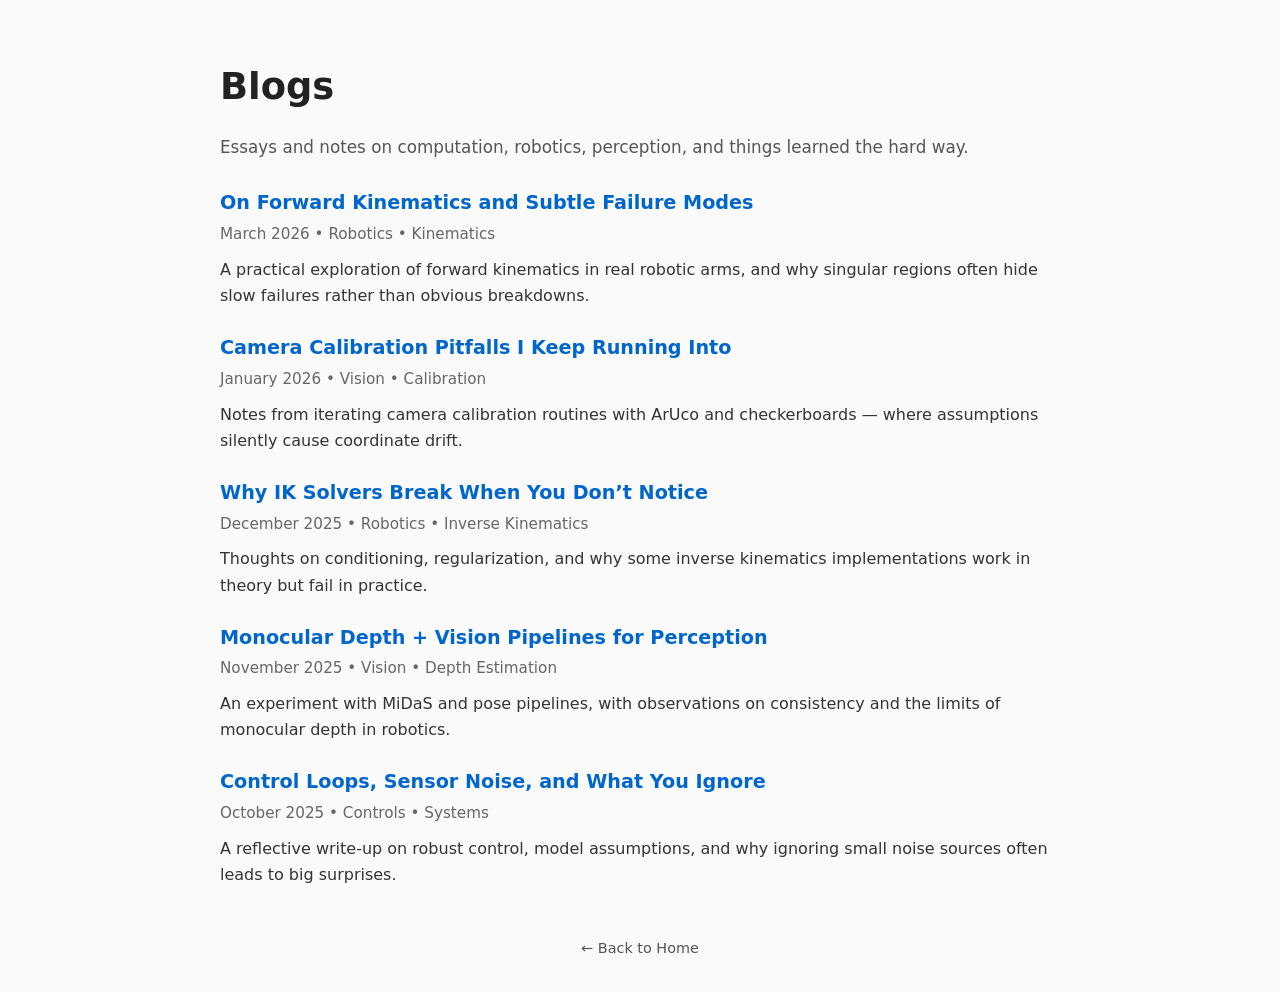
<file: content/blogs.html>
<!DOCTYPE html>
<html lang="en">
<head>
  <meta charset="UTF-8" />
  <meta name="viewport" content="width=device-width, initial-scale=1.0"/>
  <title>Blogs</title>

  <style>
    body {
      font-family: system-ui, -apple-system, BlinkMacSystemFont, sans-serif;
      max-width: 840px;
      margin: auto;
      padding: 2rem 1.2rem;
      line-height: 1.65;
      background: #fafafa;
      color: #222;
    }

    h1 {
      font-size: 2.3rem;
      margin-bottom: 0.2rem;
    }

    header p {
      color: #555;
      font-size: 1.05rem;
      margin-bottom: 1.6rem;
    }

    .blog {
      margin: 1.4rem 0;
    }

    .blog-title {
      font-size: 1.2rem;
      font-weight: bold;
    }

    .blog-title a {
      text-decoration: none;
      color: #0066cc;
    }

    .blog-title a:hover {
      text-decoration: underline;
    }

    .meta {
      font-size: 0.95rem;
      color: #666;
      margin: 0.2rem 0;
    }

    .summary {
      margin: 0.6rem 0;
      color: #333;
    }

    footer {
      margin-top: 3rem;
      text-align: center;
      font-size: 0.9rem;
      color: #555;
    }

    footer a {
      text-decoration: none;
      color: #555;
    }

    footer a:hover {
      text-decoration: underline;
    }
  </style>

</head>

<body>

  <header>
    <h1>Blogs</h1>
    <p>Essays and notes on computation, robotics, perception, and things learned the hard way.</p>
  </header>

  <!-- Blog posts -->

  <div class="blog">
    <div class="blog-title">
      <a href="https://yourblogdomain.com/notes/on-fk-and-singularities">On Forward Kinematics and Subtle Failure Modes</a>
    </div>
    <div class="meta">March 2026 • Robotics • Kinematics</div>
    <div class="summary">
      A practical exploration of forward kinematics in real robotic arms, and why singular regions often hide slow failures rather than obvious breakdowns.
    </div>
  </div>

  <div class="blog">
    <div class="blog-title">
      <a href="https://yourblogdomain.com/notes/camera-calibration-pitfalls">Camera Calibration Pitfalls I Keep Running Into</a>
    </div>
    <div class="meta">January 2026 • Vision • Calibration</div>
    <div class="summary">
      Notes from iterating camera calibration routines with ArUco and checkerboards — where assumptions silently cause coordinate drift.
    </div>
  </div>

  <div class="blog">
    <div class="blog-title">
      <a href="https://yourblogdomain.com/notes/ik-solver-conditioning">Why IK Solvers Break When You Don’t Notice</a>
    </div>
    <div class="meta">December 2025 • Robotics • Inverse Kinematics</div>
    <div class="summary">
      Thoughts on conditioning, regularization, and why some inverse kinematics implementations work in theory but fail in practice.
    </div>
  </div>

  <div class="blog">
    <div class="blog-title">
      <a href="https://yourblogdomain.com/notes/vision-depth-fusion">Monocular Depth + Vision Pipelines for Perception</a>
    </div>
    <div class="meta">November 2025 • Vision • Depth Estimation</div>
    <div class="summary">
      An experiment with MiDaS and pose pipelines, with observations on consistency and the limits of monocular depth in robotics.
    </div>
  </div>

  <div class="blog">
    <div class="blog-title">
      <a href="https://yourblogdomain.com/notes/control-loops-and-noise">Control Loops, Sensor Noise, and What You Ignore</a>
    </div>
    <div class="meta">October 2025 • Controls • Systems</div>
    <div class="summary">
      A reflective write-up on robust control, model assumptions, and why ignoring small noise sources often leads to big surprises.
    </div>
  </div>

  <!-- end of list -->

  <footer>
    <a href="../index.html">← Back to Home</a>
  </footer>

</body>
</html>
</file>
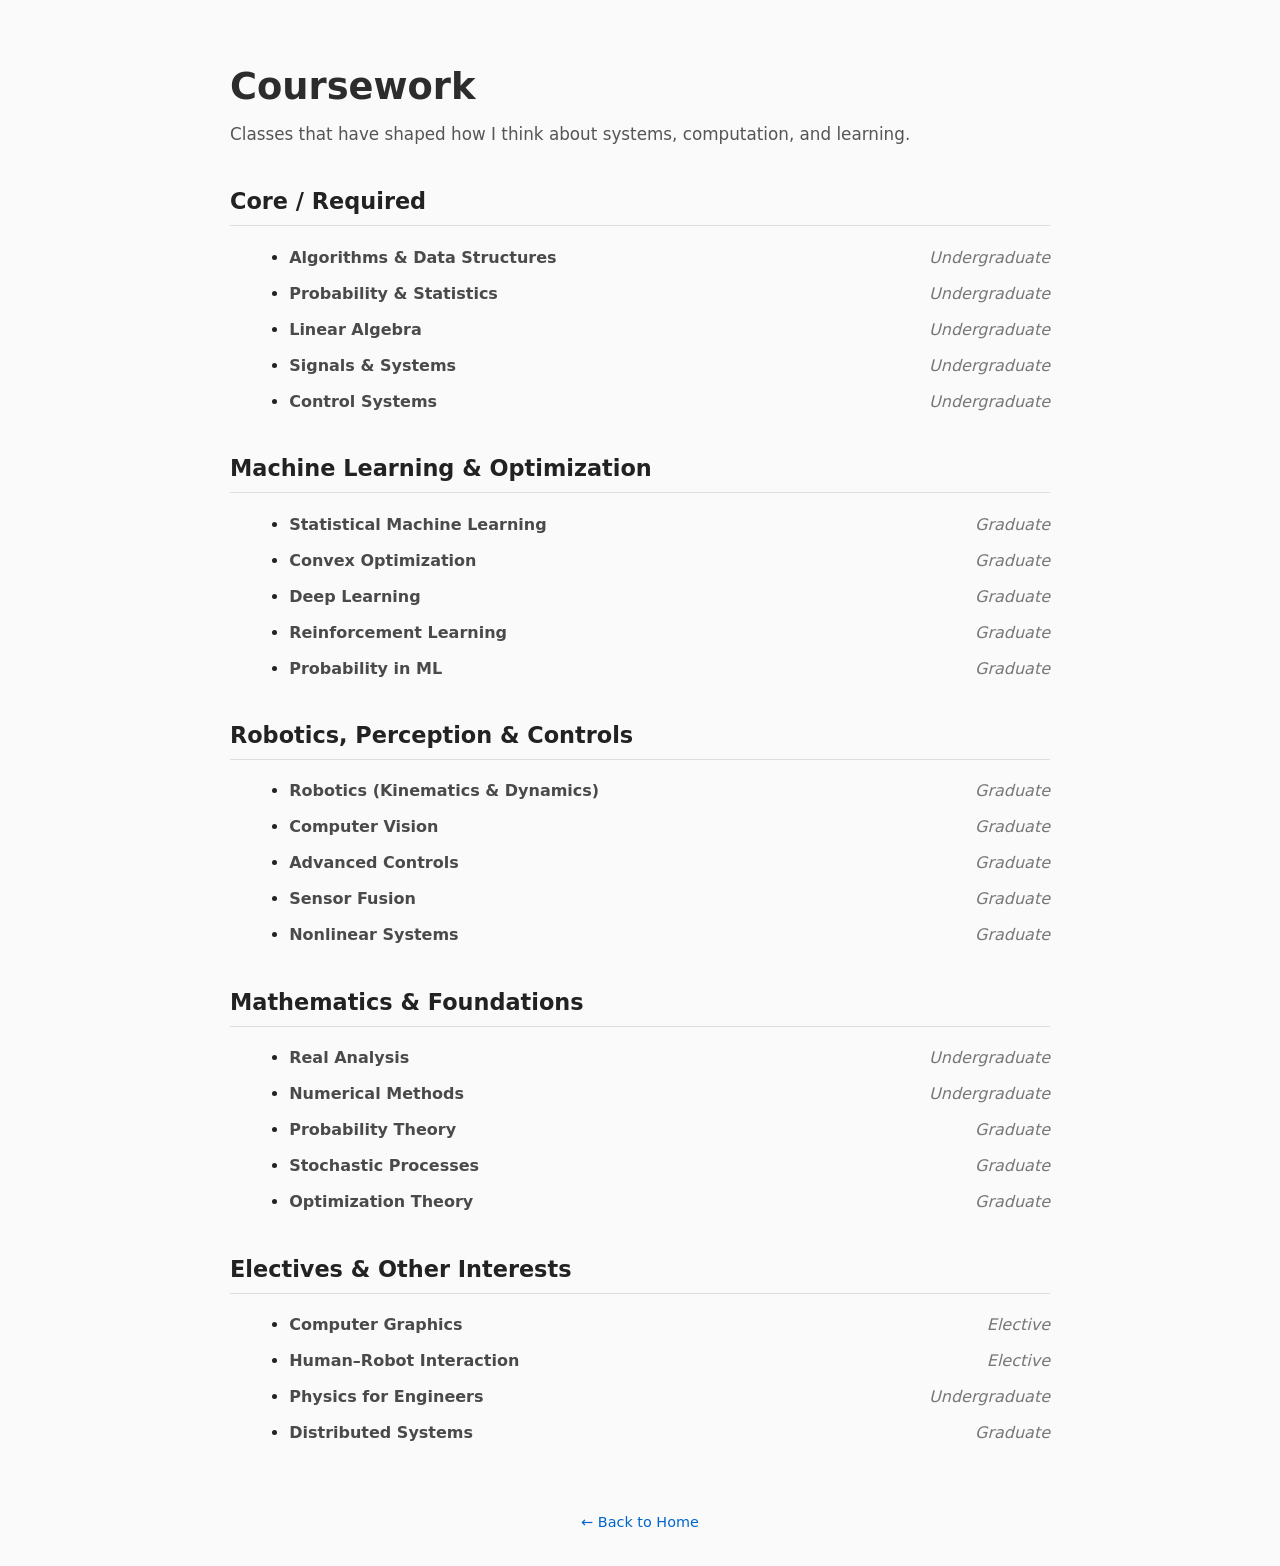
<file: content/coursework.html>
<!DOCTYPE html>
<html lang="en">
<head>
  <meta charset="UTF-8" />
  <meta name="viewport" content="width=device-width, initial-scale=1.0"/>
  <title>Coursework</title>

  <style>
    body {
      font-family: system-ui, -apple-system, BlinkMacSystemFont, sans-serif;
      max-width: 820px;
      margin: auto;
      padding: 2rem 1.2rem;
      line-height: 1.65;
      color: #222;
      background: #fafafa;
    }

    header h1 {
      font-size: 2.3rem;
      margin-bottom: 0;
      color: #2c2c2c;
    }

    header p {
      margin-top: 0.2rem;
      color: #555;
      font-size: 1.05rem;
    }

    h2 {
      margin-top: 2.2rem;
      border-bottom: 1px solid #ddd;
      padding-bottom: 0.3rem;
      font-size: 1.4rem;
    }

    ul {
      margin-left: 1.2rem;
    }

    li {
      margin: 0.6rem 0;
    }

    .label {
      font-weight: bold;
      color: #4a4a4a;
    }

    .term {
      float: right;
      color: #777;
      font-style: italic;
    }

    a {
      color: #0066cc;
      text-decoration: none;
    }

    a:hover {
      text-decoration: underline;
    }

    footer {
      margin-top: 4rem;
      font-size: 0.9rem;
      text-align: center;
      color: #555;
    }
  </style>
</head>

<body>

  <header>
    <h1>Coursework</h1>
    <p>Classes that have shaped how I think about systems, computation, and learning.</p>
  </header>

  <section>
    <h2>Core / Required</h2>
    <ul>
      <li>
        <span class="label">Algorithms & Data Structures</span>
        <span class="term">Undergraduate</span>
      </li>
      <li>
        <span class="label">Probability & Statistics</span>
        <span class="term">Undergraduate</span>
      </li>
      <li>
        <span class="label">Linear Algebra</span>
        <span class="term">Undergraduate</span>
      </li>
      <li>
        <span class="label">Signals & Systems</span>
        <span class="term">Undergraduate</span>
      </li>
      <li>
        <span class="label">Control Systems</span>
        <span class="term">Undergraduate</span>
      </li>
    </ul>
  </section>

  <section>
    <h2>Machine Learning & Optimization</h2>
    <ul>
      <li>
        <span class="label">Statistical Machine Learning</span>
        <span class="term">Graduate</span>
      </li>
      <li>
        <span class="label">Convex Optimization</span>
        <span class="term">Graduate</span>
      </li>
      <li>
        <span class="label">Deep Learning</span>
        <span class="term">Graduate</span>
      </li>
      <li>
        <span class="label">Reinforcement Learning</span>
        <span class="term">Graduate</span>
      </li>
      <li>
        <span class="label">Probability in ML</span>
        <span class="term">Graduate</span>
      </li>
    </ul>
  </section>

  <section>
    <h2>Robotics, Perception & Controls</h2>
    <ul>
      <li>
        <span class="label">Robotics (Kinematics & Dynamics)</span>
        <span class="term">Graduate</span>
      </li>
      <li>
        <span class="label">Computer Vision</span>
        <span class="term">Graduate</span>
      </li>
      <li>
        <span class="label">Advanced Controls</span>
        <span class="term">Graduate</span>
      </li>
      <li>
        <span class="label">Sensor Fusion</span>
        <span class="term">Graduate</span>
      </li>
      <li>
        <span class="label">Nonlinear Systems</span>
        <span class="term">Graduate</span>
      </li>
    </ul>
  </section>

  <section>
    <h2>Mathematics & Foundations</h2>
    <ul>
      <li>
        <span class="label">Real Analysis</span>
        <span class="term">Undergraduate</span>
      </li>
      <li>
        <span class="label">Numerical Methods</span>
        <span class="term">Undergraduate</span>
      </li>
      <li>
        <span class="label">Probability Theory</span>
        <span class="term">Graduate</span>
      </li>
      <li>
        <span class="label">Stochastic Processes</span>
        <span class="term">Graduate</span>
      </li>
      <li>
        <span class="label">Optimization Theory</span>
        <span class="term">Graduate</span>
      </li>
    </ul>
  </section>

  <section>
    <h2>Electives & Other Interests</h2>
    <ul>
      <li>
        <span class="label">Computer Graphics</span>
        <span class="term">Elective</span>
      </li>
      <li>
        <span class="label">Human–Robot Interaction</span>
        <span class="term">Elective</span>
      </li>
      <li>
        <span class="label">Physics for Engineers</span>
        <span class="term">Undergraduate</span>
      </li>
      <li>
        <span class="label">Distributed Systems</span>
        <span class="term">Graduate</span>
      </li>
    </ul>
  </section>

  <footer>
    <a href="../index.html">← Back to Home</a>
  </footer>

</body>
</html>
</file>
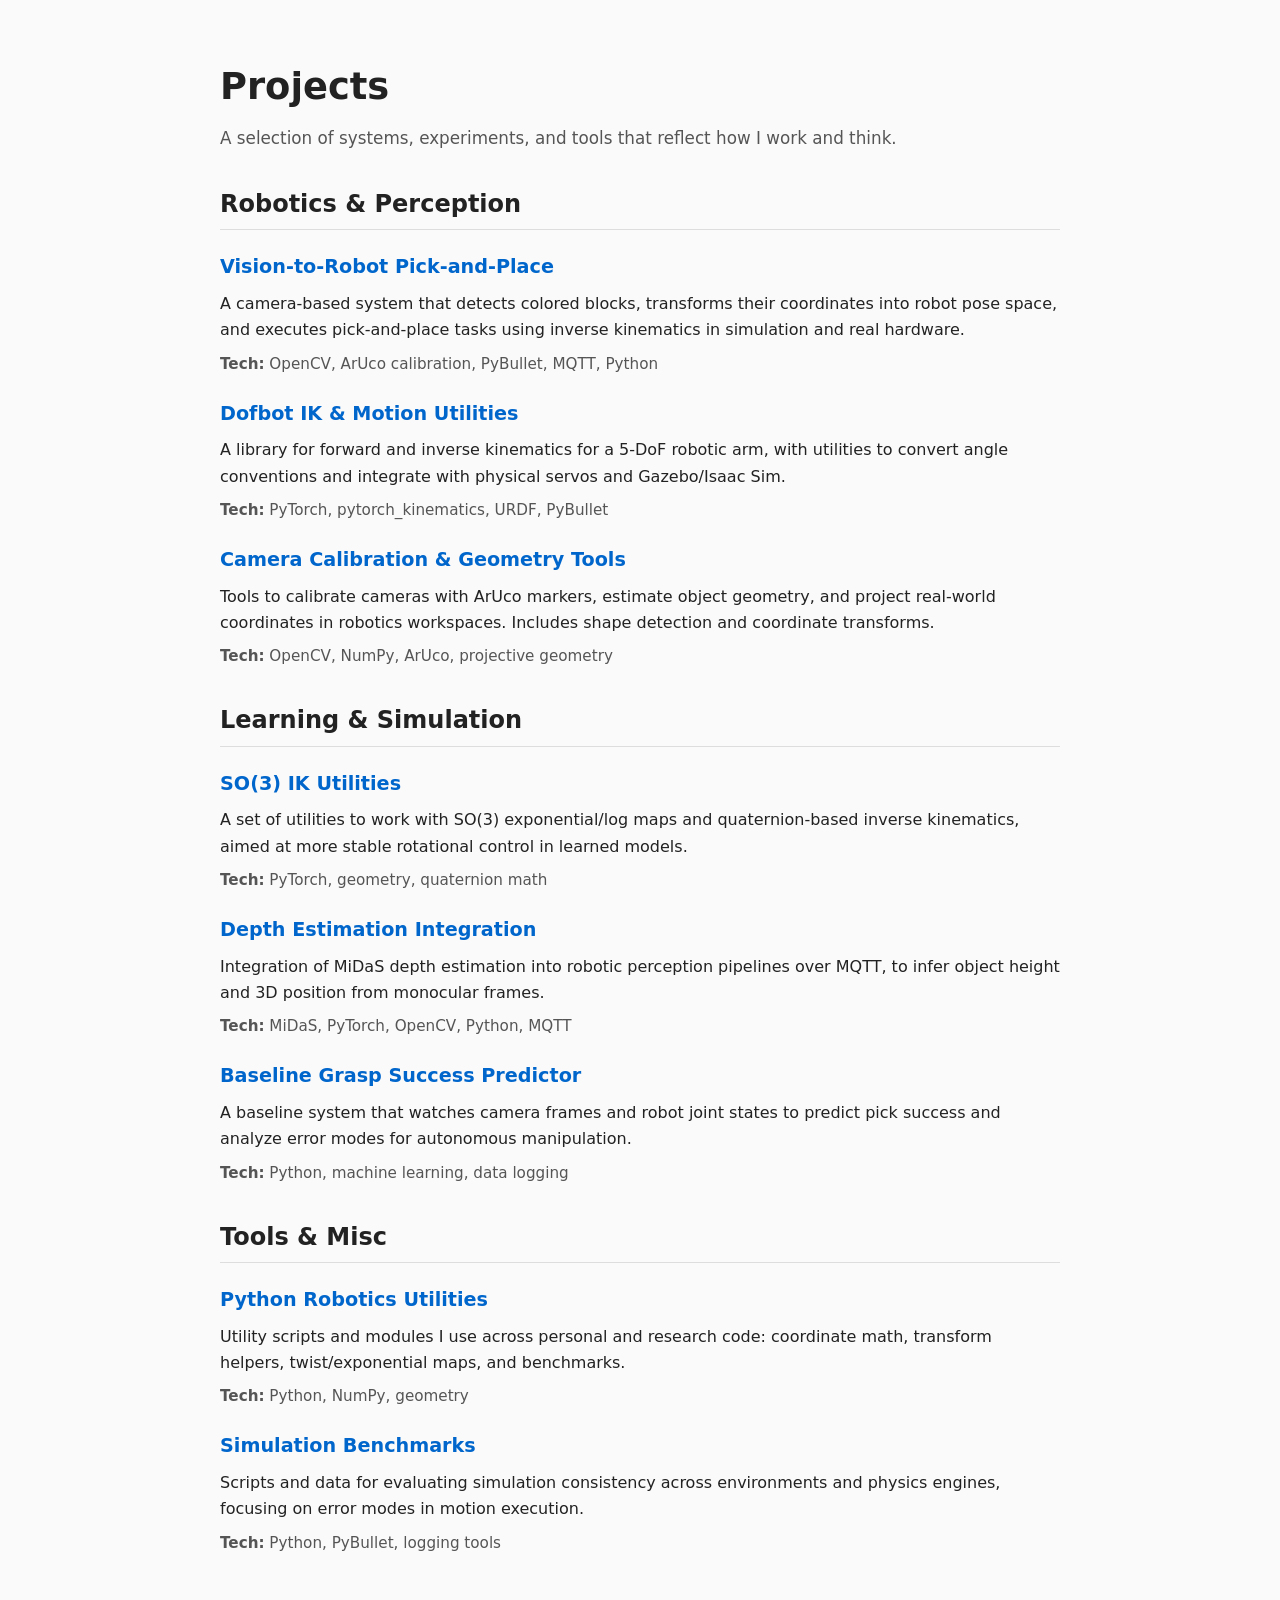
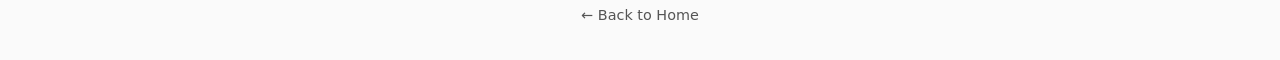
<file: content/projects.html>
<!DOCTYPE html>
<html lang="en">
<head>
  <meta charset="UTF-8" />
  <meta name="viewport" content="width=device-width, initial-scale=1.0"/>
  <title>Projects</title>

  <style>
    body {
      font-family: system-ui, -apple-system, BlinkMacSystemFont, sans-serif;
      max-width: 840px;
      margin: auto;
      padding: 2rem 1.2rem;
      line-height: 1.65;
      background: #fafafa;
      color: #222;
    }

    h1 {
      font-size: 2.3rem;
      margin-bottom: 0.2rem;
    }

    header p {
      color: #555;
      font-size: 1.05rem;
    }

    section {
      margin-top: 2rem;
    }

    section h2 {
      font-size: 1.5rem;
      border-bottom: 1px solid #ddd;
      padding-bottom: 0.3rem;
    }

    .project {
      margin: 1.3rem 0;
    }

    .project-title {
      font-weight: bold;
      font-size: 1.2rem;
      margin-bottom: 0.4rem;
    }

    .project-title a {
      text-decoration: none;
      color: #0066cc;
    }

    .project-title a:hover {
      text-decoration: underline;
    }

    p {
      margin: 0.5rem 0;
    }

    .tech {
      font-size: 0.95rem;
      color: #555;
    }

    footer {
      margin-top: 3rem;
      text-align: center;
      font-size: 0.9rem;
      color: #555;
    }

    footer a {
      color: #555;
      text-decoration: none;
    }

    footer a:hover {
      text-decoration: underline;
    }
  </style>
</head>

<body>

  <header>
    <h1>Projects</h1>
    <p>A selection of systems, experiments, and tools that reflect how I work and think.</p>
  </header>

  <!-- Robotics & Perception -->
  <section>
    <h2>Robotics & Perception</h2>

    <div class="project">
      <div class="project-title">
        <a href="https://github.com/YOURUSERNAME/vision-to-robot" target="_blank">Vision-to-Robot Pick-and-Place</a>
      </div>
      <p>A camera-based system that detects colored blocks, transforms their coordinates into robot pose space, and executes pick-and-place tasks using inverse kinematics in simulation and real hardware.</p>
      <p class="tech"><strong>Tech:</strong> OpenCV, ArUco calibration, PyBullet, MQTT, Python</p>
    </div>

    <div class="project">
      <div class="project-title">
        <a href="https://github.com/YOURUSERNAME/dofbot-ik-solver" target="_blank">Dofbot IK & Motion Utilities</a>
      </div>
      <p>A library for forward and inverse kinematics for a 5-DoF robotic arm, with utilities to convert angle conventions and integrate with physical servos and Gazebo/Isaac Sim.</p>
      <p class="tech"><strong>Tech:</strong> PyTorch, pytorch_kinematics, URDF, PyBullet</p>
    </div>

    <div class="project">
      <div class="project-title">
        <a href="https://github.com/YOURUSERNAME/camera-calibration-and-shape-detection" target="_blank">Camera Calibration & Geometry Tools</a>
      </div>
      <p>Tools to calibrate cameras with ArUco markers, estimate object geometry, and project real-world coordinates in robotics workspaces. Includes shape detection and coordinate transforms.</p>
      <p class="tech"><strong>Tech:</strong> OpenCV, NumPy, ArUco, projective geometry</p>
    </div>

  </section>

  <!-- Machine Learning & Simulation -->
  <section>
    <h2>Learning & Simulation</h2>

    <div class="project">
      <div class="project-title">
        <a href="https://github.com/YOURUSERNAME/so3-ik-utils" target="_blank">SO(3) IK Utilities</a>
      </div>
      <p>A set of utilities to work with SO(3) exponential/log maps and quaternion-based inverse kinematics, aimed at more stable rotational control in learned models.</p>
      <p class="tech"><strong>Tech:</strong> PyTorch, geometry, quaternion math</p>
    </div>

    <div class="project">
      <div class="project-title">
        <a href="https://github.com/YOURUSERNAME/midas-depth-integration" target="_blank">Depth Estimation Integration</a>
      </div>
      <p>Integration of MiDaS depth estimation into robotic perception pipelines over MQTT, to infer object height and 3D position from monocular frames.</p>
      <p class="tech"><strong>Tech:</strong> MiDaS, PyTorch, OpenCV, Python, MQTT</p>
    </div>

    <div class="project">
      <div class="project-title">
        <a href="https://github.com/YOURUSERNAME/baseline-grasp-analysis" target="_blank">Baseline Grasp Success Predictor</a>
      </div>
      <p>A baseline system that watches camera frames and robot joint states to predict pick success and analyze error modes for autonomous manipulation.</p>
      <p class="tech"><strong>Tech:</strong> Python, machine learning, data logging</p>
    </div>

  </section>

  <!-- Tools & Misc -->
  <section>
    <h2>Tools & Misc</h2>

    <div class="project">
      <div class="project-title">
        <a href="https://github.com/YOURUSERNAME/python-robot-utilities" target="_blank">Python Robotics Utilities</a>
      </div>
      <p>Utility scripts and modules I use across personal and research code: coordinate math, transform helpers, twist/exponential maps, and benchmarks.</p>
      <p class="tech"><strong>Tech:</strong> Python, NumPy, geometry</p>
    </div>

    <div class="project">
      <div class="project-title">
        <a href="https://github.com/YOURUSERNAME/simulation-benchmarks" target="_blank">Simulation Benchmarks</a>
      </div>
      <p>Scripts and data for evaluating simulation consistency across environments and physics engines, focusing on error modes in motion execution.</p>
      <p class="tech"><strong>Tech:</strong> Python, PyBullet, logging tools</p>
    </div>

  </section>

  <footer>
    <a href="../index.html">← Back to Home</a>
  </footer>

</body>
</html>
</file>
